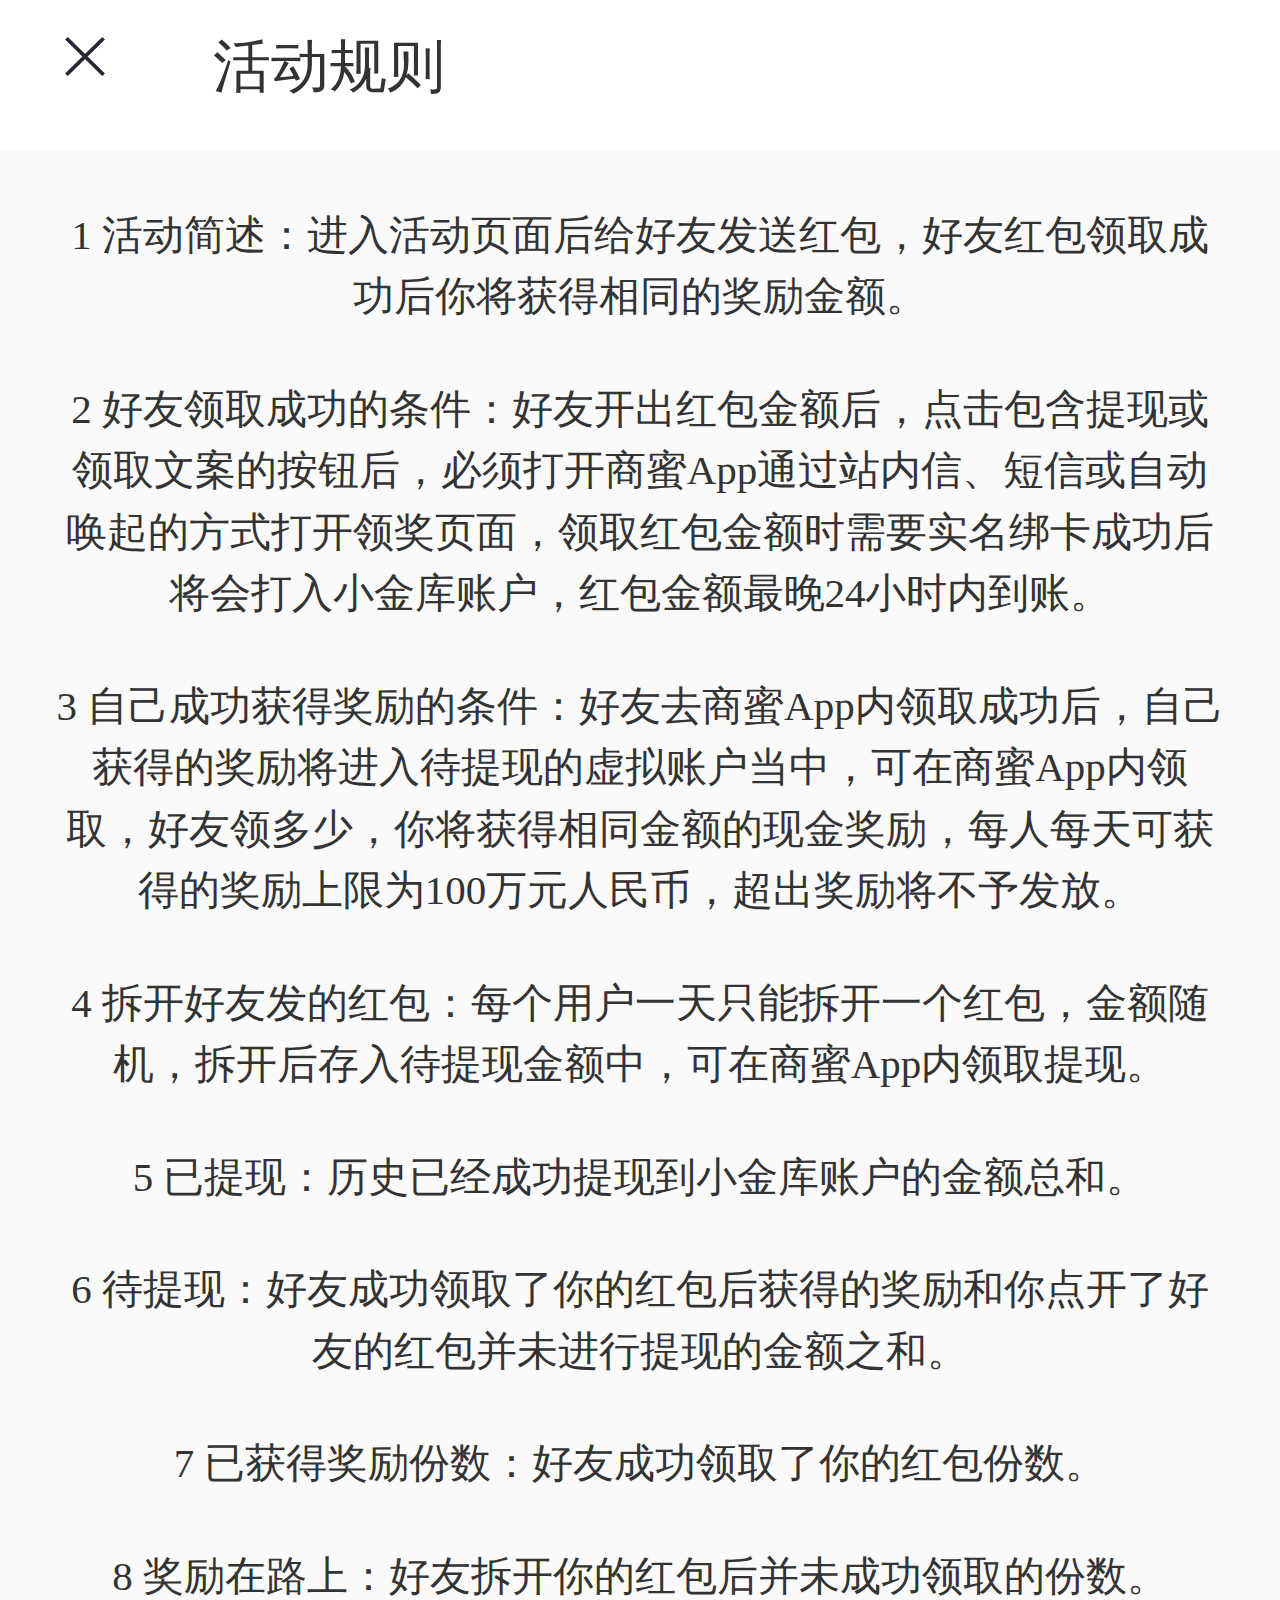
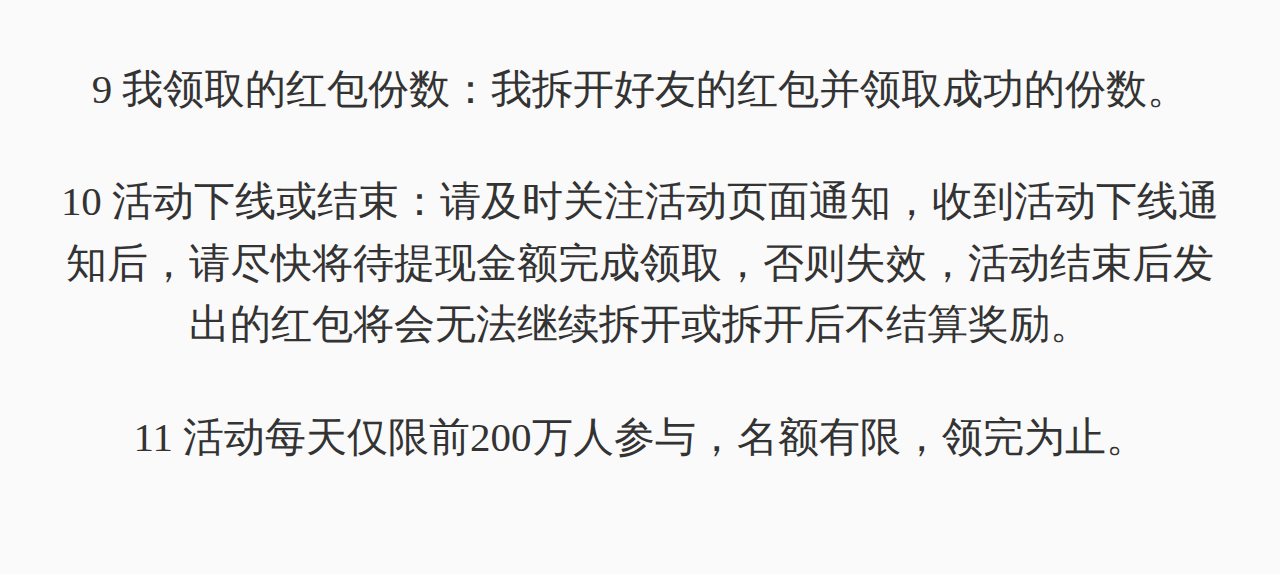
<file: h5/index.html>
<!DOCTYPE html>
<html lang="en">
<head>
    <meta charset="UTF-8">
    <meta name="viewport" content="width=device-width, initial-scale=1.0">
    <meta http-equiv="X-UA-Compatible" content="ie=edge">
    <title>Document</title>
  
    <script>
        //根据设计稿去设置  html 的font-size 属性
        (function (n) {
            let w = document.documentElement.clientWidth || document.body.clientWidth; // 屏幕宽度
            document.documentElement.style.fontSize = w/n*100 + 'px';
        })(750)
    </script>
    <link rel="stylesheet" href="less/base.css">
    <link rel="stylesheet" href="less/index.css">
    
   
</head>
<body>
   <header>
       <div class='head'>
          
           <img src="img/goback.png" alt="goback" onclick='goback()'>
      
           <span>活动规则</span>
       </div>
   </header> 
   <article>
    <div class='contain'>
        <div>
                1 活动简述：进入活动页面后给好友发送红包，好友红包领取成功后你将获得相同的奖励金额。
        </div>
        <div>
                2 好友领取成功的条件：好友开出红包金额后，点击包含提现或领取文案的按钮后，必须打开商蜜App通过站内信、短信或自动唤起的方式打开领奖页面，领取红包金额时需要实名绑卡成功后将会打入小金库账户，红包金额最晚24小时内到账。      
            </div>
            <div>
                    3 自己成功获得奖励的条件：好友去商蜜App内领取成功后，自己获得的奖励将进入待提现的虚拟账户当中，可在商蜜App内领取，好友领多少，你将获得相同金额的现金奖励，每人每天可获得的奖励上限为100万元人民币，超出奖励将不予发放。      
                </div>
                <div>
                        4 拆开好友发的红包：每个用户一天只能拆开一个红包，金额随机，拆开后存入待提现金额中，可在商蜜App内领取提现。    
                    </div>
                    <div>
                
        5 已提现：历史已经成功提现到小金库账户的金额总和。
         
                        </div>
  

  <div>
        6 待提现：好友成功领取了你的红包后获得的奖励和你点开了好友的红包并未进行提现的金额之和。
  </div>
        
     <div>
            7 已获得奖励份数：好友成功领取了你的红包份数。    
  </div>
  <div>
    
        8 奖励在路上：好友拆开你的红包后并未成功领取的份数。   
    </div>
    <div>
            9 我领取的红包份数：我拆开好友的红包并领取成功的份数。  
        </div>
        <div>
                10 活动下线或结束：请及时关注活动页面通知，收到活动下线通知后，请尽快将待提现金额完成领取，否则失效，活动结束后发出的红包将会无法继续拆开或拆开后不结算奖励。 
            </div> 
            <div>
                    11 活动每天仅限前200万人参与，名额有限，领完为止。
            </div>

    </div>  
    </article>
</body>
</html>
<script src="js/index.js"></script>
</file>
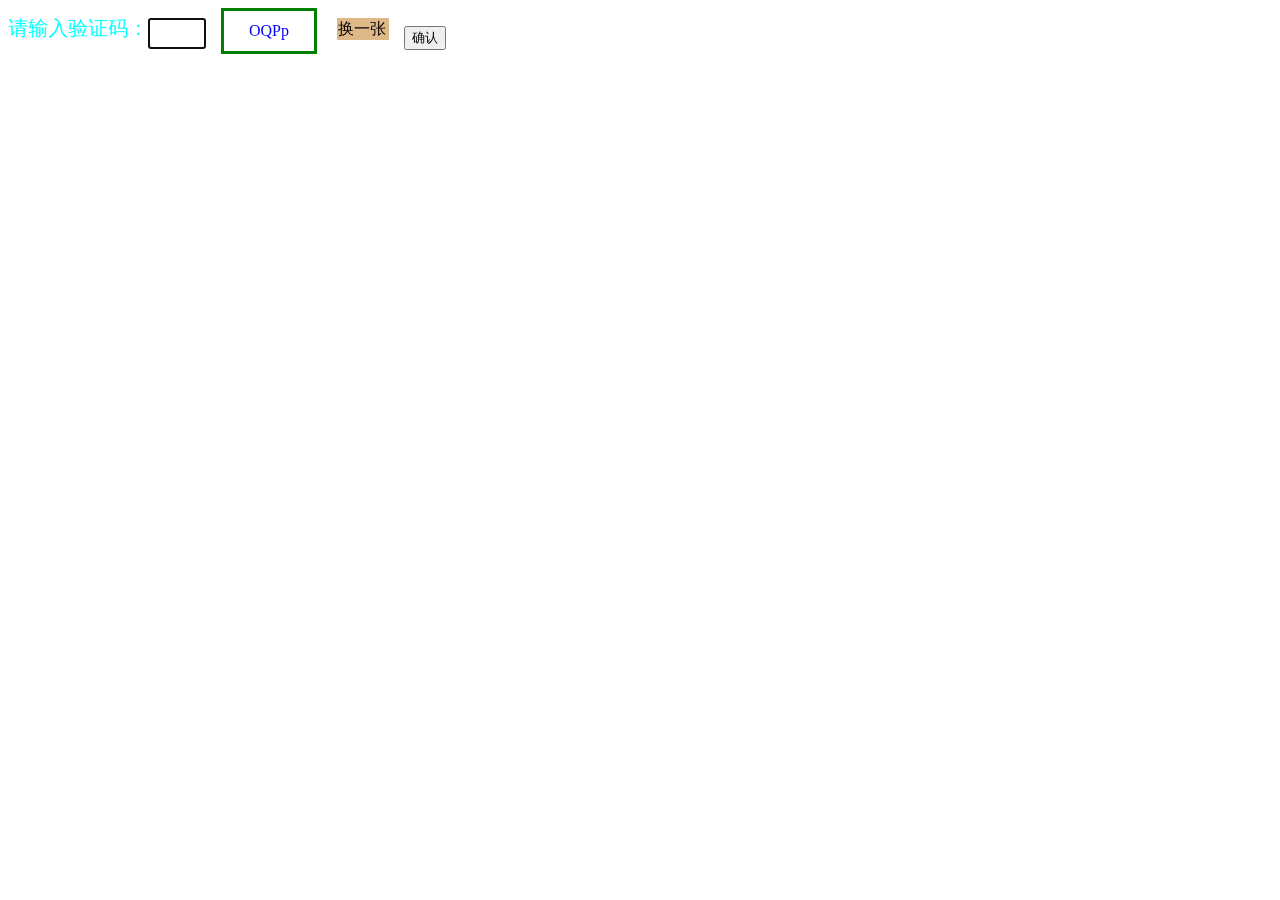
<file: h5/1.html>
<!doctype html>
<html>
<head>
<meta charset="utf-8">
<title>4位随机验证码的生成</title>
<style>
	label{
		color:aqua;
		float:left;
		font-size: 20px;
		line-height:2em;
	}
	#tex{
		display:inline-block;
		width:50px;
		height: 25px;
		float:left;
		text-align: center;
		font-size:15px;
		margin-top:10px;
	}
	#showyz{
		border:3px solid green;
		color:blue;
		width:90px;
		height:40px;
		text-align:center;
		float:left;
		margin-left:15px;
		line-height: 2.5em;
		
	}
	#hyz{
		background-color:burlywood;
		border:1px solid burlywood;
		width:50px;
		height:20px;
		float: left;
		margin-left:20px;
		margin-top: 10px;
		margin-right:15px;
	}
	#btn{
		
	}
</style>
</head>
<body>
<label for="tex">请输入验证码：</label><input type="text" id="tex" maxlength="4" autofocus>
<div id="showyz"></div>
<div id="hyz">换一张</div><br>
<input type="button" id="btn" value="确认">
</body>
<script>
//定义个空数组保存62个编码
var codes=[];
//将数字对应的编码保存到codes数组中，数字编码范围【48-57】
for(var i=48;i<=57;i++){
	codes.push(i);
}
//将大写字母对应的编码保存到codes数组中，对应编码范围【65-90】
for(var i=65;i<=90;i++){
	codes.push(i);
}
//将小写字母对应的编码保存到codes数组中，对应编码范围【97-122】
for(var i=97;i<=122;i++){
	codes.push(i);
}
//定义个方法生成62位随机数作为数组角标返回随机的编码，再将其编码转化为对应数字或者字母
function suiji(){
var arr=[];//定义个数组保存4位随机数
	for(var i=0;i<4;i++){
	var index=Math.floor(Math.random()*(61-0+1)+0);//生成个随机数
	var char=String.fromCharCode(codes[index]);//解码
		arr.push(char);	//存入到数组arr中
}
	return arr.join("");//将数组转为字符串，以空格分隔，并返回
}
var yzm=suiji();//调用方法，将放回的验证码返回到yzm中
//获取上述元素
var tex=document.getElementById("tex");
var showyz=document.getElementById("showyz");
var hyz=document.getElementById("hyz");
var btn=document.getElementById("btn");
//将验证码写入到id为showyz的div中
showyz.innerHTML=yzm;
//实现换一张验证码功能
hyz.onclick=function(){
	yzm=suiji();
	showyz.innerHTML=yzm;
}
//将自己输入的验证码与获取的随机验证码验证
btn.onclick=function(){
  var textvalue=tex.value;//获取输入的值
	if(textvalue.toLowerCase()==yzm.toLowerCase()){//将值都转为小写比较
		alert("验证码输入正确！");
		yzm=suiji();
	    showyz.innerHTML=yzm;
		tex.value="";
	}
	else{
		alert("验证码输入错误，请重新输入！");
		yzm=suiji();
	    showyz.innerHTML=yzm;
		tex.value="";
	}
}
</script>
</html>
</file>
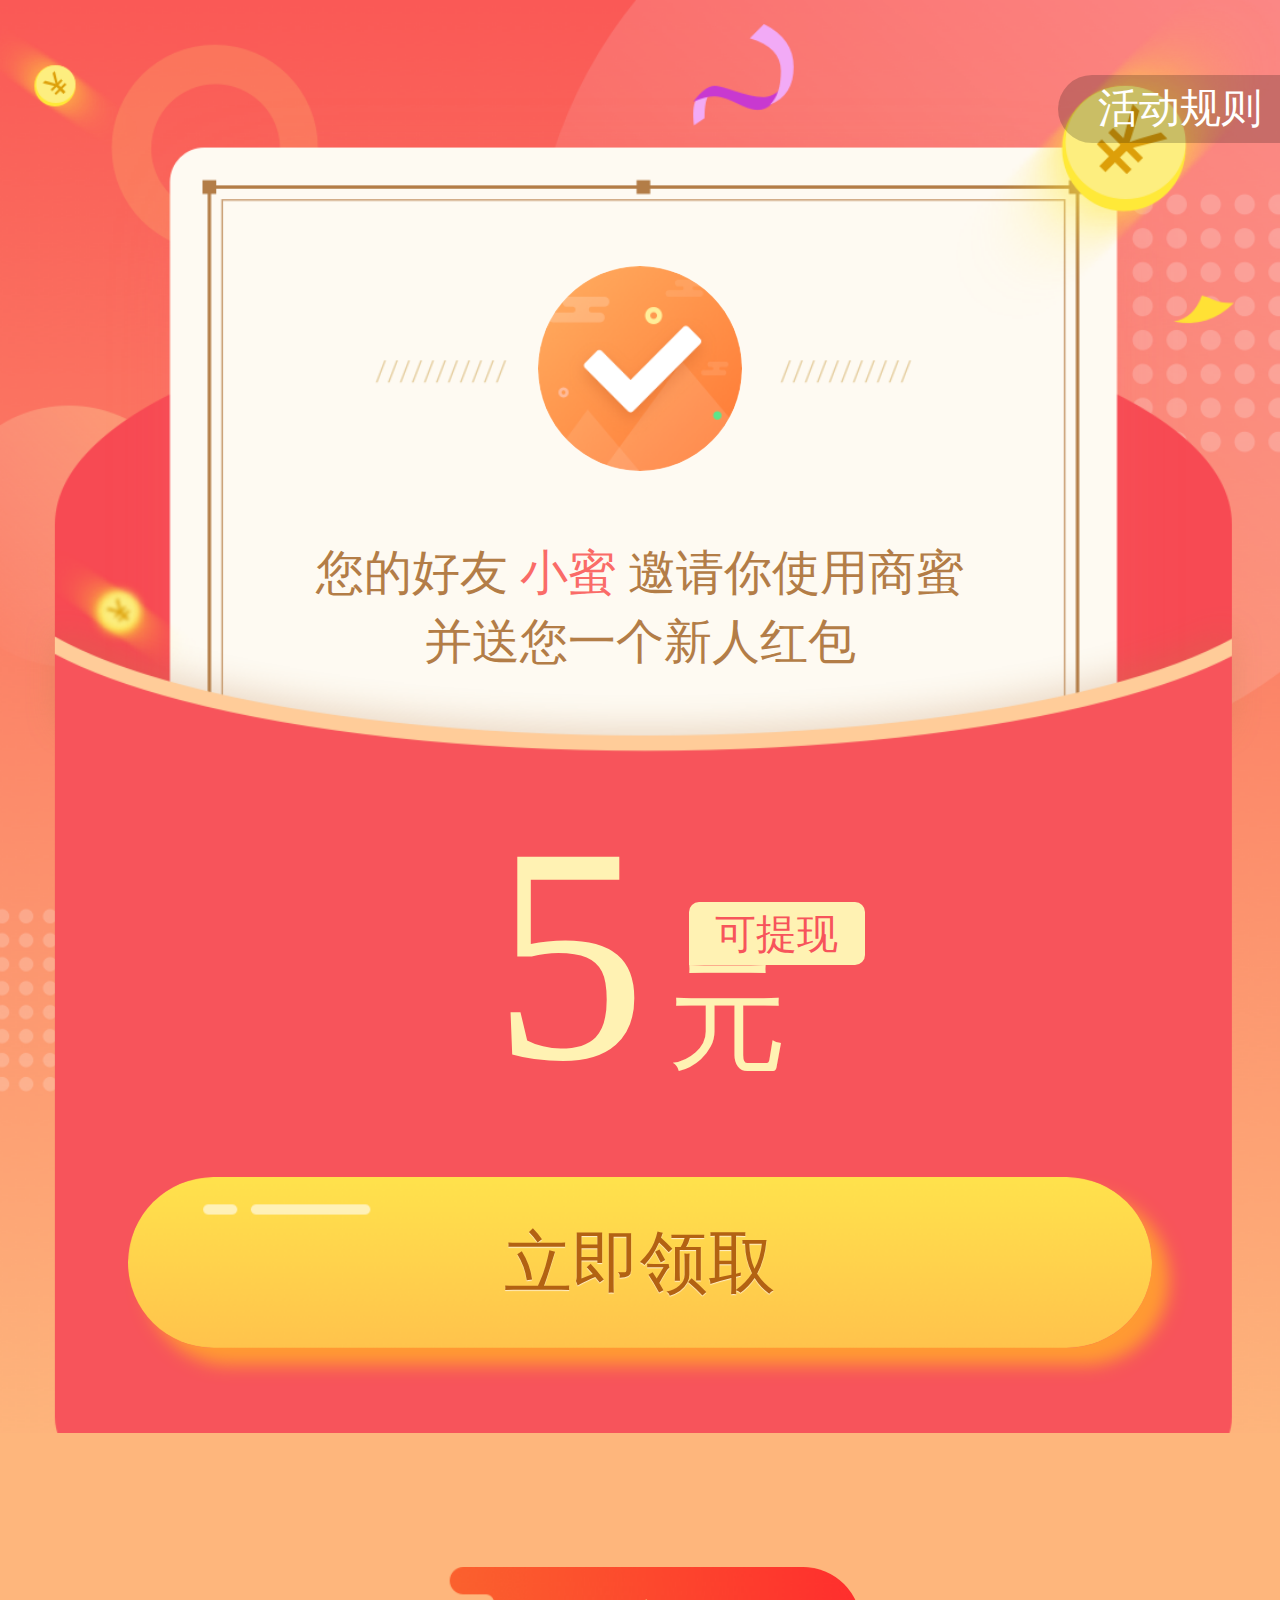
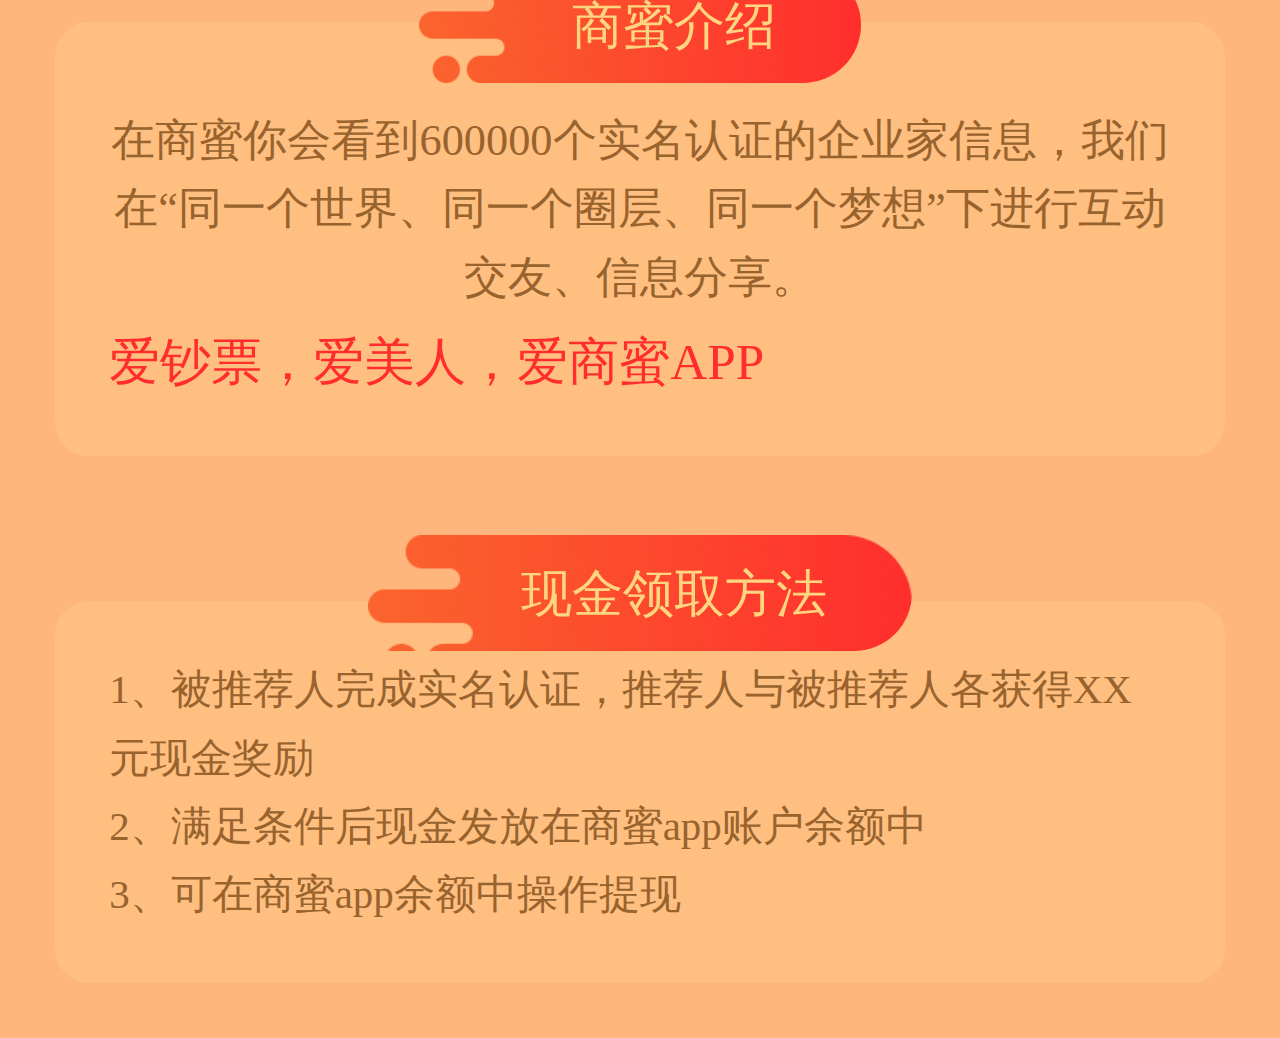
<file: h5/Invite-friends.html>
<!DOCTYPE html>
<html lang="en">
<head>
    <meta charset="UTF-8">
    <meta name="viewport" content="width=device-width, initial-scale=1.0">
    <meta http-equiv="X-UA-Compatible" content="ie=edge">
    <title>商蜜送你一个大红包</title>

  
    <script>
            (function (n) {
                let w = document.documentElement.clientWidth || document.body.clientWidth; 
                document.documentElement.style.fontSize = w/n*100 + 'px';
            })(750)
        </script>
          <link rel="stylesheet" href="less/base.css">
          <link rel="stylesheet" href="less/Invite-friends.css">
          <link rel="stylesheet" href="less/register.css" >
</head>
<body>
    <section>
        <div class="content"  >
            <div class="hongbao"> 
                  <div class='gotorule'>
                      <div class="out"></div>
                        <a href="rules.html">活动规则</a>
                </div>
                <div class="box">             
              
                <div class='Personal_image'>
                    <img src="img/img_注册成功@3x.png" id=OImg  >     
                      </div>
                      <div class="hb_friend">
                            <p id='my_friend'>
                                  <span>  您的好友 
                                    <span id='friend'>小蜜</span> 邀请你使用商蜜</span>
                                    <span style="display:inline-block">并送您一个新人红包</span>
                            </p>  
                      </div>
                     <div class='money'>
                         <span class='count'>5</span>
                         <span class='cash'>可提现</span>
                         <span class='yuan'>元</span>
                     </div> 
                     <!-- 领取按钮 -->
                     <div class='btn'>
                            <button class='get_money' onclick="getMoney()">立即领取</button>
                     </div>
                     <div class="close" onclick="closeHb()"><img src="img/关闭@3x.png"/></div>
                     <div class='tankuang'  >
                         <a href=""></a>
                         <div class='register'>
                            <div class='zc-head'>注册领红包</div>
                            <div class='zc'>
                                <div id="phone">
                                    <span>手机号</span> <input id="tel" type="text" name="user" placeholder="请输入您的手机号" onkeyup='keyup_1(event,value)' onfocus="this.placeholder=''"
                                    oninput="onInput_1(value)"
                                    onblur="oBlur_1(value)"
                                    >
                                 </div>
                                 <div id="code">
                                    <span>验证码</span> 
                                    <input id="code-text" type="text" name="user" placeholder="请输入验证码" 
                                    onfocus="this.placeholder=''"
                                    oninput="onInput_2(value)"
                                    onblur="oBlur_2(value)"
                                    onkeyup='keyup_2(event)' 
                                    >
                                    <input id='yzm' style='color:#4C6AFF ;font-size:0.24rem; position:absolute;  width:1.5rem; right:0.8rem; height:.65rem;'  value=" 获取验证码"  onclick="settime(this);">  
                                 
                             
                                 </div>                        
                                 <div id="password">
                                   <span>密&nbsp&nbsp&nbsp码</span>  <input id="password_use" type="password" name="password" placeholder="请设置6~12位的密码"
                                   onfocus="this.placeholder=''"
                                   oninput="onInput_3(value)"
                                   onblur="oBlur_3(value)"
                                   onkeyup='keyup_3(event,value)' 
                                  >
                                 </div>
                                 <span id='error-info'></span>
                            </div>
                        <button class='get-hb' style='background: #E6E6E6;color: #B3B3B3;' onclick='zc_getHb()'>领取红包</button>
                        <div class='Tips'>点击领取红包，即表示您同意用户协议</div>
                         </div>
                     </div>
                   <div>

                   </div>
                  <!--商蜜介绍及现金领取的方法  -->
                    <div class='massage'>
                            <span>商蜜介绍</span>
                        <div class='ism_introduce'>
                           
                            <p class='ism_describe'>在商蜜你会看到600000个实名认证的企业家信息，我们在“同一个世界、同一个圈层、同一个梦想”下进行互动交友、信息分享。</p>
                            <p class="ism_Slogan">爱钞票，爱美人，爱商蜜APP</p>
                        </div>
                        <span>现金领取方法</span>
                        <div class='get_way'>
                           
                            <ul>
                                <li>1、被推荐人完成实名认证，推荐人与被推荐人各获得XX元现金奖励
                                
                                  </li>
                                    <li>    2、满足条件后现金发放在商蜜app账户余额中</li>
                                    <li>
                                        3、可在商蜜app余额中操作提现
                                    </li>
                                </ul>
                        </div>
                    </div>
                </div> 
            </div>
        </div>
    </section>
</body>
</html>
<script src="./lib/axios.js"></script>
<script src='js/utils.js'></script>
<script src="./js/httpRequest.js"></script>
<script src="js/index.js"></script>
</file>
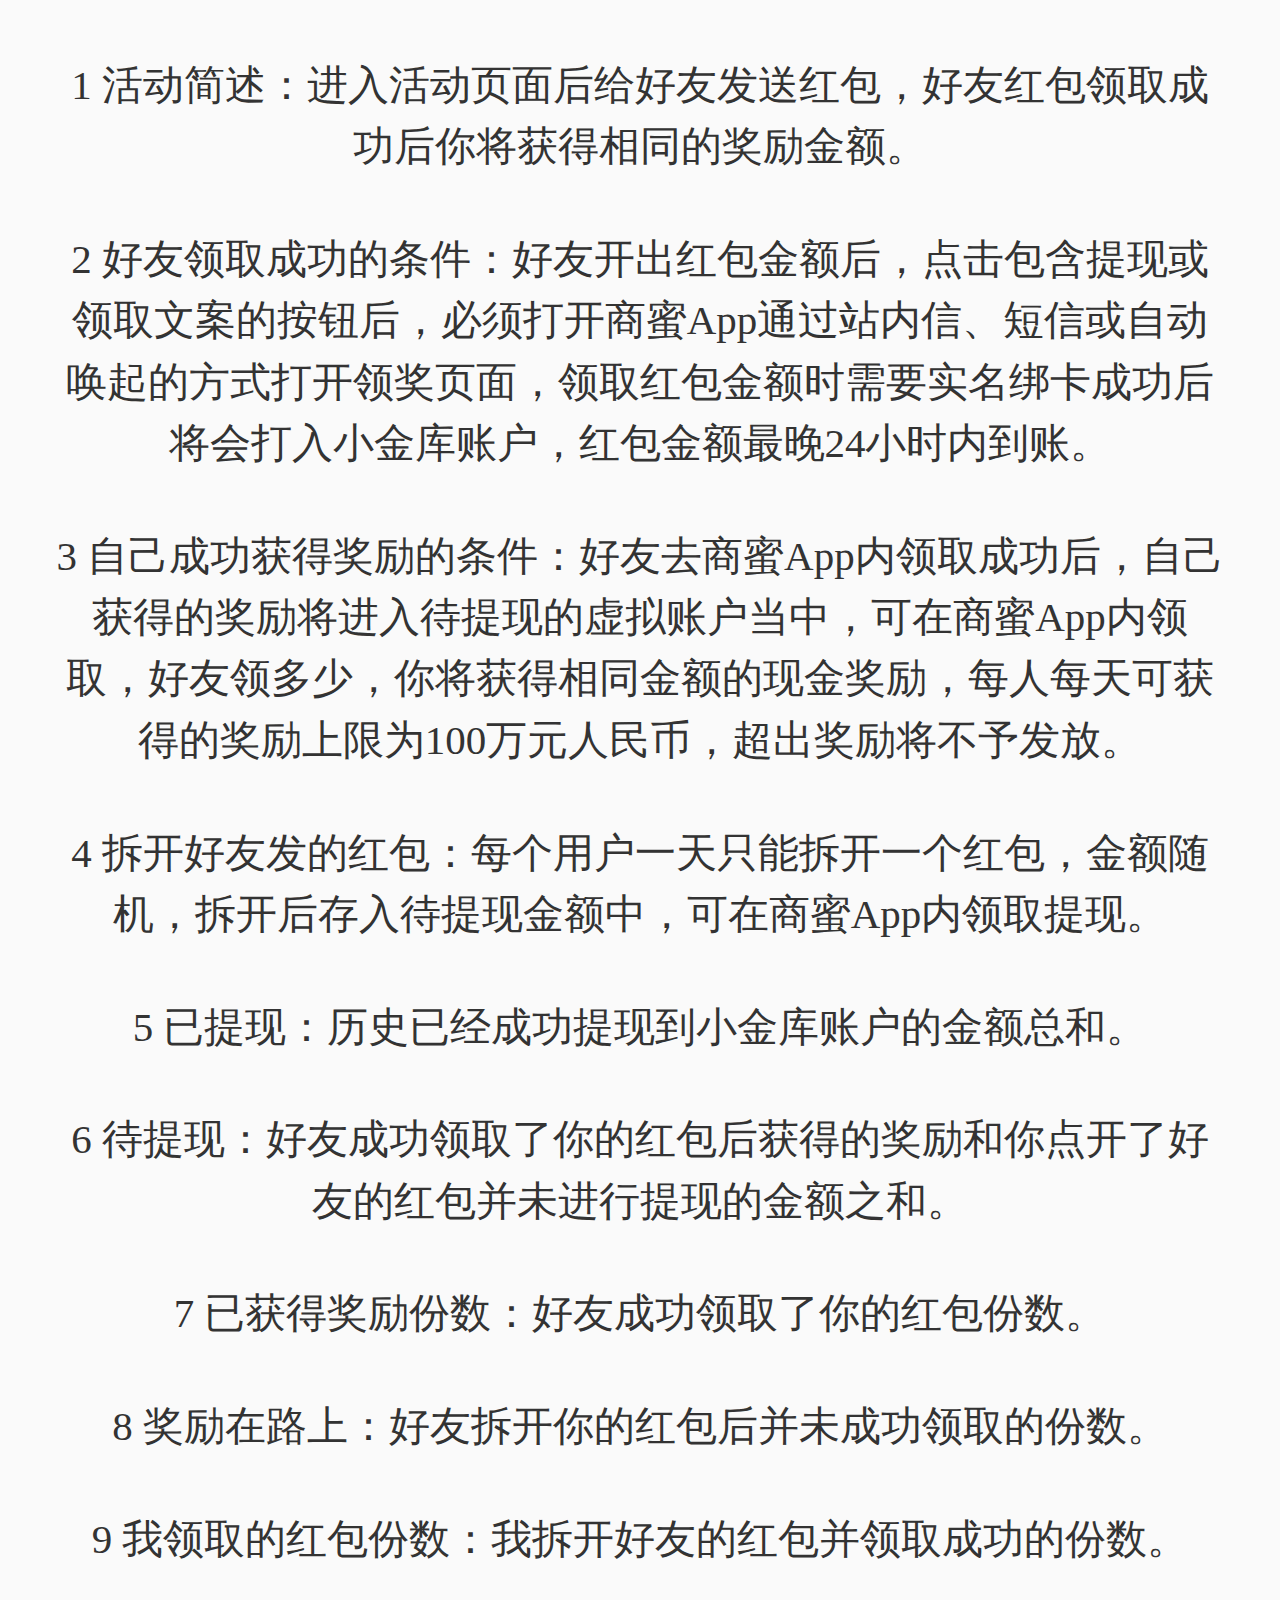
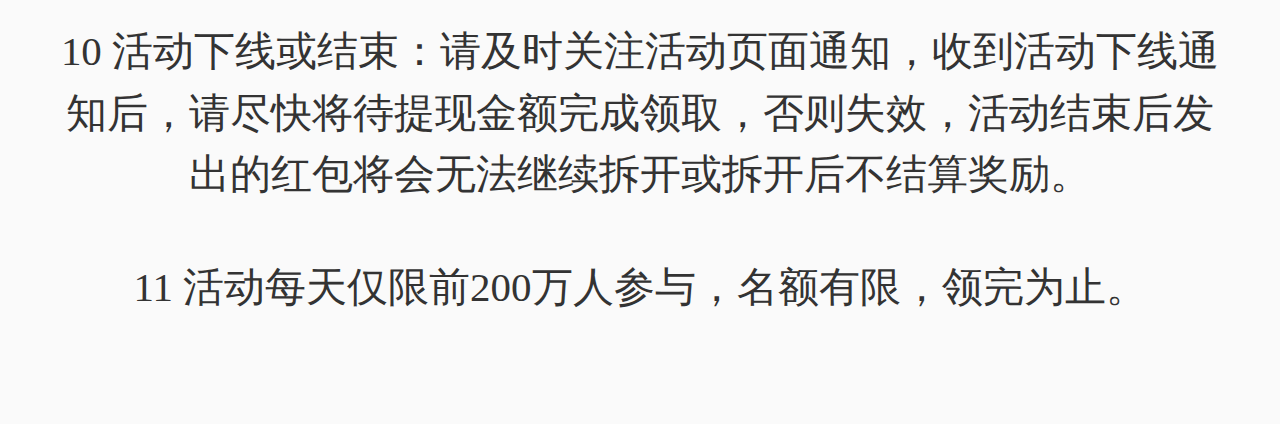
<file: h5/rules.html>
<!DOCTYPE html>
<html lang="en">
<head>
    <meta charset="UTF-8">
    <meta name="viewport" content="width=device-width, initial-scale=1.0">
    <meta http-equiv="X-UA-Compatible" content="ie=edge">
    <title>活动规则</title>
  
    <script>
        //根据设计稿去设置  html 的font-size 属性
        (function (n) {
            let w = document.documentElement.clientWidth || document.body.clientWidth; // 屏幕宽度
            document.documentElement.style.fontSize = w/n*100 + 'px';
        })(750)
    </script>
    <link rel="stylesheet" href="less/base.css">
    <link rel="stylesheet" href="less/rules.css">
    
   
</head>
<body>
   <!-- <header>
       <div class='head'>
          
           <img src="img/goback.png" alt="goback" onclick='goback()'>
      
           <span>活动规则</span>
       </div>
   </header>  -->
   <article>
    <div class='contain'>
        <div>
                1 活动简述：进入活动页面后给好友发送红包，好友红包领取成功后你将获得相同的奖励金额。
        </div>
        <div>
                2 好友领取成功的条件：好友开出红包金额后，点击包含提现或领取文案的按钮后，必须打开商蜜App通过站内信、短信或自动唤起的方式打开领奖页面，领取红包金额时需要实名绑卡成功后将会打入小金库账户，红包金额最晚24小时内到账。      
            </div>
            <div>
                    3 自己成功获得奖励的条件：好友去商蜜App内领取成功后，自己获得的奖励将进入待提现的虚拟账户当中，可在商蜜App内领取，好友领多少，你将获得相同金额的现金奖励，每人每天可获得的奖励上限为100万元人民币，超出奖励将不予发放。      
                </div>
                <div>
                        4 拆开好友发的红包：每个用户一天只能拆开一个红包，金额随机，拆开后存入待提现金额中，可在商蜜App内领取提现。    
                    </div>
                    <div>
                
        5 已提现：历史已经成功提现到小金库账户的金额总和。
         
                        </div>
  

  <div>
        6 待提现：好友成功领取了你的红包后获得的奖励和你点开了好友的红包并未进行提现的金额之和。
  </div>
        
     <div>
            7 已获得奖励份数：好友成功领取了你的红包份数。    
  </div>
  <div>
    
        8 奖励在路上：好友拆开你的红包后并未成功领取的份数。   
    </div>
    <div>
            9 我领取的红包份数：我拆开好友的红包并领取成功的份数。  
        </div>
        <div>
                10 活动下线或结束：请及时关注活动页面通知，收到活动下线通知后，请尽快将待提现金额完成领取，否则失效，活动结束后发出的红包将会无法继续拆开或拆开后不结算奖励。 
            </div> 
            <div>
                    11 活动每天仅限前200万人参与，名额有限，领完为止。
            </div>

    </div>  
    </article>
</body>
</html>
<script src="js/index.js"></script>
</file>
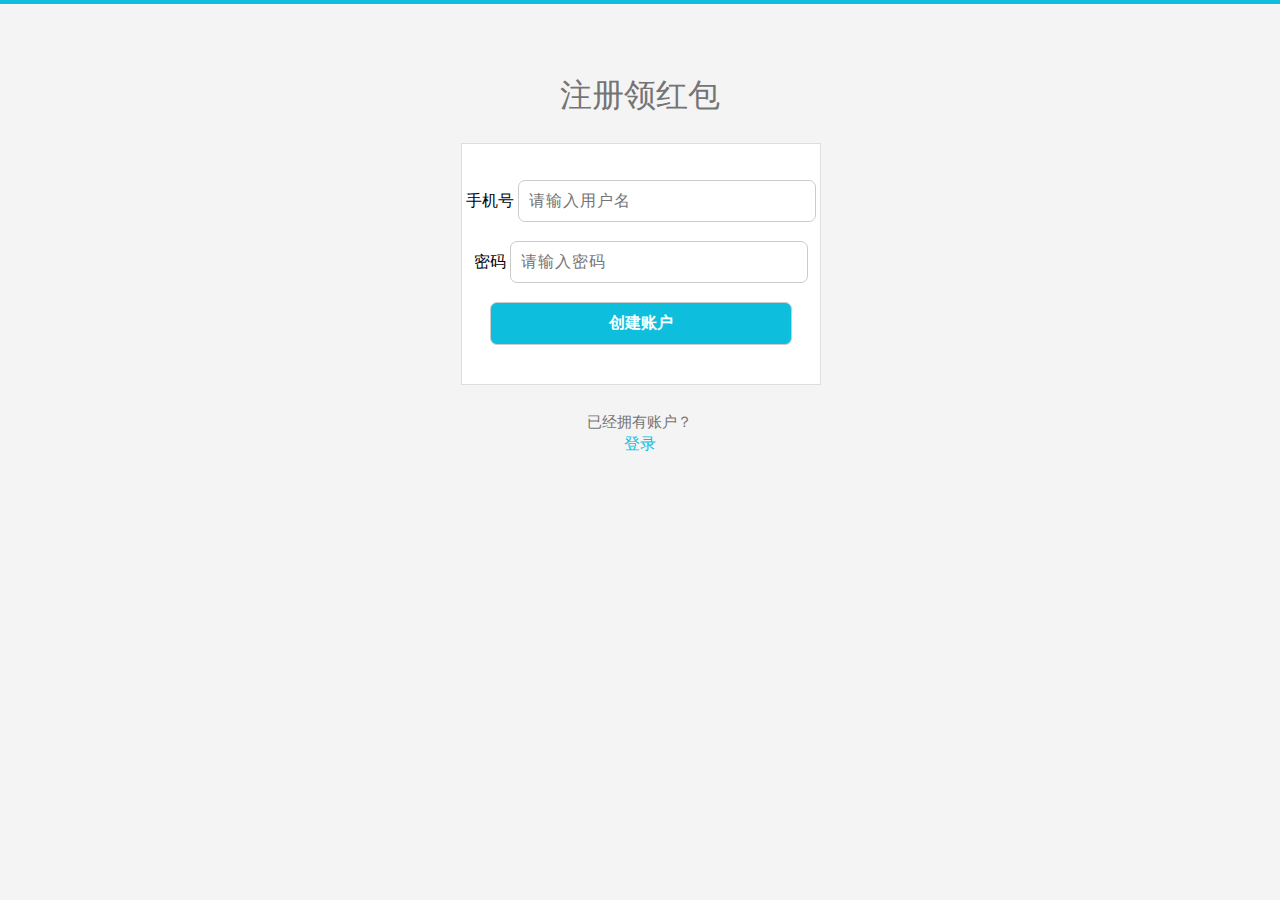
<file: h5/sign_up.html>
<!DOCTYPE html>
<html lang="en">
<head>
    <meta charset="UTF-8">
    <title>sign-up</title>
    <link rel="stylesheet" href="less/common_form.css">
    <!-- <script>
        (function (n) {
            let w = document.documentElement.clientWidth || document.body.clientWidth; 
            document.documentElement.style.fontSize = w/n*100 + 'px';
        })(750)
    </script> -->
</head>
<body>
    <header>
        <div class="header-line"></div>
    </header>
    <div class="content">
        <!-- <img class="content-logo" src="img/form_logo.png" alt="logo"> -->
        <h2 class="content-title">注册领红包</h2>
        <div class="content-form">
            <form method="post" action="" onsubmit="return submitTest()">
                <div id="change_margin_1">
                   手机号 <input class="user" type="text" name="user" placeholder="请输入用户名" onblur="oBlur_1()" onfocus="oFocus_1()">
                </div>
                <!-- input的value为空时弹出提醒 -->
                <p id="remind_1"></p>
                <div id="change_margin_2">
                   密码 <input class="password" type="password" name="password" placeholder="请输入密码" onblur="oBlur_2()" onfocus="oFocus_2()">
                </div>
                <!-- input的value为空时弹出提醒 -->
                <p id="remind_2"></p>
                <div id="change_margin_3">
                    <input class="content-form-signup" type="submit" value="创建账户">
                </div>
            </form>
        </div>
        <div class="content-login-description">已经拥有账户？</div>
        <div><a class="content-login-link" href="log_in.html">登录</a></div>
    </div>
<script src="js/common_form_test.js"></script>
</body>
</html>
</file>
<file: h5/less/base.css>
html, body, div, ul, li, h1, h2, h3, h4, h5, h6, p, dl, dt, dd, ol, form, input, textarea, th, td, select {
    margin: 0;
    padding: 0;
}
*{box-sizing: border-box;
    outline: none;
    text-align:center;
list-style: none;}
html, body {
    min-height: 100%;
}
a{
    text-decoration: none;
    color:inherit; 
}
</file>
<file: h5/less/index.css>
.head{height:.88rem;line-height:.34rem;padding-left:.32rem;text-align:left}.head img{height:.348rem;width:.355rem;margin-right:.322rem}.head span{color:#333333;font-family:PingFangSC-Regular;font-size:.34rem}article{padding:.32rem;background:#FAFAFA}article .contain{font-size:.24rem;font-family:PingFangSC-Regular;color:#333333;line-height:.36rem}article .contain>div{margin-bottom:.3rem}
</file>
<file: h5/less/Invite-friends.css>
.head{height:.88rem;line-height:.34rem;padding-left:.32rem;text-align:left}.head img{height:.348rem;width:.34rem;margin-right:.322rem}.head span{color:#333333;font-family:PingFangSC-Regular;font-size:.34rem}section .content{background:url(../img/img_bg@3x.png);background-size:cover}section .content .hongbao{margin:0 auto;height:8.62rem;background:url(../img/img_红包@3x.png);background-size:cover;border-radius:.25rem;padding-top:.86rem}section .content .hongbao .gotorule{font-family:PingFangSC-Regular;font-size:.24rem;color:#FFFFFF;position:relative}section .content .hongbao .gotorule .out{position:absolute;background:#000000;line-height:.4rem;right:0;padding:.14rem;margin-top:-0.42rem;width:1.3rem;height:.4rem;border-top-left-radius:.25rem;border-bottom-left-radius:.25rem;opacity:.2;z-index:20}section .content .hongbao .gotorule a{color:#FFFFFF;line-height:.4rem;padding:.114rem;right:-0.01rem;position:absolute;z-index:20;margin-top:-0.54rem;border-top-left-radius:.25rem;border-bottom-left-radius:.25rem}section .content .hongbao .box{width:100%}section .content .hongbao .box .Personal_image{height:1.2rem;width:1.2rem;margin:auto}section .content .hongbao .box .Personal_image img{width:100%;height:100%;border-radius:50%;overflow:hidden;margin-top:.7rem}section .content .hongbao .box .hb_friend{margin:auto;margin-top:1.1rem;height:.8rem;width:4.5rem;text-align:center;line-height:.4rem}section .content .hongbao .box .hb_friend>p{font-family:PingFangSC-Regular;font-size:.28rem;color:#B37D47}section .content .hongbao .box .hb_friend>p #friend{color:#FA6B68}section .content .hongbao .box .money{margin-top:.6rem}section .content .hongbao .box .money .count{color:#FFF2B3;font-size:1.8rem;font-family:"楷体";margin-top:-0.5rem}section .content .hongbao .box .money .cash{color:#F7545B;font-size:.24rem;background:#FFF2B3;border-radius:10px 10px 10px 0;padding:.05rem .154rem;vertical-align:text-top}section .content .hongbao .box .money .yuan{color:#FFF2B3;font-size:.7rem;margin-left:-1.4rem;font-family:"DFKai-SB "}section .content .hongbao .box .btn{margin:auto}section .content .hongbao .box .btn .get_money{margin-bottom:.5rem;width:6rem;height:1rem;background:url(../img/icon_立即领取@3x.png);background-size:cover;border-radius:1rem;border:none;box-shadow:.1rem .1rem .1rem #FF9B33;font-family:MicrosoftYaHei;font-size:.4rem;color:#B36212;text-align:center;line-height:1rem;text-shadow:0 1px 1px #FFEECC}section .content .hongbao .box .massage{background:#FEB67C;padding:.32rem;overflow:hidden}section .content .hongbao .box .massage span{display:inline-block;background:url(../img/icon_标题@3x.png);background-size:cover;font-family:MicrosoftYaHei;font-size:.3rem;color:#FFD580;line-height:.3rem;padding:.19rem .5rem .19rem .9rem;border-radius:0 .34rem .34rem 0;z-index:1}section .content .hongbao .box .massage .ism_introduce{background:#FFBF80;margin-top:-0.36rem;border-radius:.2rem;padding:.49rem .32rem .4rem .32rem}section .content .hongbao .box .massage .ism_introduce .ism_describe{font-family:MicrosoftYaHei;font-size:.26rem;color:#99632E;line-height:.4rem}section .content .hongbao .box .massage .ism_introduce .ism_Slogan{font-family:MicrosoftYaHei;font-size:.3rem;color:#FF2E2D;line-height:.3rem;text-align:left;margin-top:.15rem}section .content .hongbao .box .massage .get_way{background:#FFBF80;margin-top:-0.3rem;border-radius:.2rem;padding:.32rem}section .content .hongbao .box .massage .get_way ul li{text-align:left;font-family:MicrosoftYaHei;font-size:.24rem;color:#99632E;line-height:.4rem}
</file>
<file: h5/less/register.css>
.tankuang{
display: none;
/* display: block; */
position: absolute;
height: 6.6rem;
width: 6rem;
background: #fff;
  top:4rem;
  left:50%;
  margin-left:-3rem;
  border-radius: 0.3rem 0.3rem 0.3rem 0.3rem !important;
}
.zc-head{
  font-family: Helvetica-Bold;
  font-size: 0.34rem;
  color: #FFFFFF;
  line-height: 1.2rem;
 margin-bottom: 0.8rem;
}
.close{
  position: absolute;
  display: none;
  left:90%;
  top:22%
}
.close img{
  height: 0.42rem;
  width: 0.42rem;
  
}
.register{
  height: 6.6rem;
  background: url('../img/img_注册背景@3x.png') no-repeat  top; 
  background-size: 100% 22%;
  
  /* border-radius: 0.3rem 0.3rem 0 0 ; */
}
#phone{
  margin-top: 2rem;
}
#phone,#code,#password{
  font-family: PingFangSC-Regular;
font-size: 0.24rem;
color: #666666;
line-height:0.68rem;
width: 5rem;
height: 0.68rem;
margin: 0.21rem auto;
border-bottom: 1px solid #E6E6E6;

}

.zc input{
  border-width:0;
  font-family: PingFangSC-Regular;
  font-size: 0.24rem;
  color: #CCCCCC;
  line-height:0.24rem;
  text-align: left;
  margin-left: -1rem;
}
.zc span{
  float: left;

}

/*领取红包*/
.get-hb{
  
border-radius: 0.1rem;
width: 5rem;
height: 0.7rem;
font-family: PingFangSC-Regular;
font-size: 0.28rem;
line-height: 0.28rem;
border:none;
}
.Tips{
  font-family: PingFangSC-Regular;
font-size: 0.2rem;
color: #B3B3B3;
line-height: 0.2rem;
margin-top: 0.08rem;
}
/* 错误提醒 */
#error-info{
  font-family: PingFangSC-Regular;
font-size: 0.2rem;
color: #FF4C4C;
line-height: 0.2rem;
margin-left:0.5rem; 
}
</file>
<file: h5/less/rules.css>
.head{height:.88rem;line-height:.34rem;padding-left:.32rem;text-align:left}.head img{height:.348rem;width:.355rem;margin-right:.322rem}.head span{color:#333333;font-family:PingFangSC-Regular;font-size:.34rem}article{padding:.32rem;background:#FAFAFA}article .contain{font-size:.24rem;font-family:PingFangSC-Regular;color:#333333;line-height:.36rem}article .contain>div{margin-bottom:.3rem}
</file>
<file: h5/less/common_form.css>
/*重置样式*/
html, body, div, span, applet, object, iframe, h1, h2, h3, h4, h5, h6, p, blockquote, pre, a, abbr,
acronym, address, big, cite, code, del, dfn, em, img, ins, kbd, q, s, samp, small, strike, strong, sub
, sup, tt, var, b, u, i, dl, dt, dd, ol, ul, li, fieldset, form, label, legend, table, caption, tbody,
tfoot, thead, tr, th, td, article, aside, canvas, details, embed, figure, figcaption, footer, header,
hgroup, menu, nav, output, section, summary, time, mark, audio, video {
    margin: 0;
    padding: 0;
    border: 0
}
body {
    font-family: "微软雅黑";
    background: #f4f4f4;
}

/*header*/
.header-line {
    width: 100%;
    height: 4px;
    background: #0dbfdd;
}

/*content*/
.content {
    width: 28%;
    margin: 70px auto 0;
    text-align: center;
}
.content-logo {
    width: 80px;
    height: 80px;
}
.content-title {
    margin: 10px 0 25px 0;
    font-size: 2em;
    color: #747474;
    font-weight: normal;
}
.content-form {
    width: 100%;
    padding: 36px 0 20px;
    border: 1px solid  #dedede;
    text-align: center;
    background: #fff;
}
.content-form form div {
    margin-bottom: 19px;
}
.content-form form .user,
.content-form form .password {
    width: 77%;
    height: 20px;
    padding: 10px;
    font-size: 1em;
    border: 1px solid  #cccbcb;
    border-radius: 7px;
    letter-spacing: 1px;
}
.content-form form input:focus {
    outline: none;
    -webkit-box-shadow: 0 0 5px #0dbfdd;
            box-shadow: 0 0 5px #0dbfdd;
}
.content-form-signup {
    width: 84%;
    margin: 0 auto;
    padding: 10px;
    border: 1px solid  #cccbcb;
    border-radius: 7px;
    font-size: 1em;
    font-weight: bold;
    color: #fff;
    background: #0dbfdd;
    cursor: pointer;
}
.content-form-signup:hover {
    background: #0cb3d0;
}
.content-form-signup:focus {
    outline: none;
    border: 1px solid  #0cb3d0;
}
.content-login-description {
    margin-top: 25px;
    line-height: 1.63636364;
    color: #747474;
    font-size: .91666667rem;
}
.content-login-link {
    font-size: 16px;
    color: #0dbfdd;
    text-decoration: none;
}

/*输入框无内容便提示*/
#remind_1,
#remind_2 {
    width: 76%;
    margin: 0 auto 2px;
    text-align: left;
    font-size: .2em;
    color: #f00;
}
</file>
